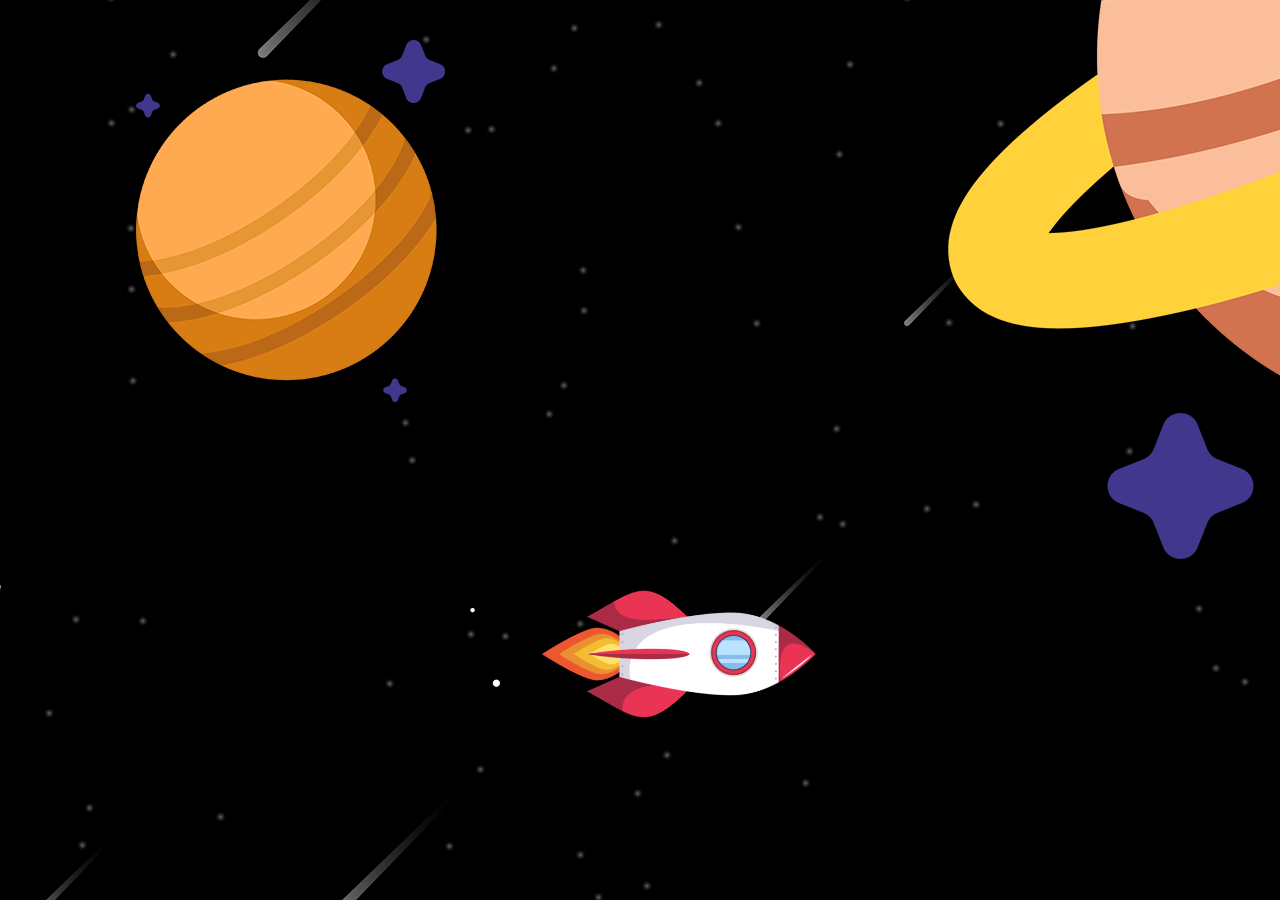
<file: index.html>
<!DOCTYPE html>
<html lang="en">
<head>
    <meta charset="UTF-8">
    <meta name="viewport" content="width=device-width, initial-scale=1.0">
    <title>Document</title>
</head>
<link rel="stylesheet" href="./style.css">
<body>
    <div class="container">
        <div class="rocket">
            <img src="./rocket.png">
        </div>
        <div class="cody">
            <img src="./Cody.png">
        </div>

    </div>
</body>
</html>
</file>
<file: style.css>
*{
    padding:0;
    margin:0;
}
.container{
    height:100vh;
    background-image: url("Space\ 2.png");
    background-color: black;
    position:relative;
    animation: bgMove 3s ease-in-out forwards;
}
.rocket  {
    height:250px;
    width:220px;
    position:absolute;
    bottom:150px;
    left:500px;
    transform:rotateZ(45deg);
    animation : upanddown 1s alternate ease-in-out 7 forwards,
    rotateRocket 1s 6s forwards,
    rocketLaunch 2s 7s forwards;
    }
    
    .cody {
    height:200px;
    width:220px;
    position:absolute;
    bottom:150px;
    left:-100px;
    animation: codyMove 3.5s normal 2.5s forwards,
    upanddown 1s alternate ease-in-out infinite;
    }
    .cody img, .rocket img{
        height: 100%;
    }

@keyframes upanddown{
    to{
        bottom:350px;
    }
}
@keyframes bgMove{
    to{
        background-position-x: -7000px;
    }
}
@keyframes codyMove{
    50%{
        transform: scale(1);
        left: 350px;
    }
    100%{
        left: 640px;
        transform: scale(0);
    }
}
@keyframes rotateRocket{
    to{
        transform: rotateZ(-45deg);
    }
}

@keyframes rocketLaunch{
    to{
        bottom: 200vh;
    }
}
</file>
